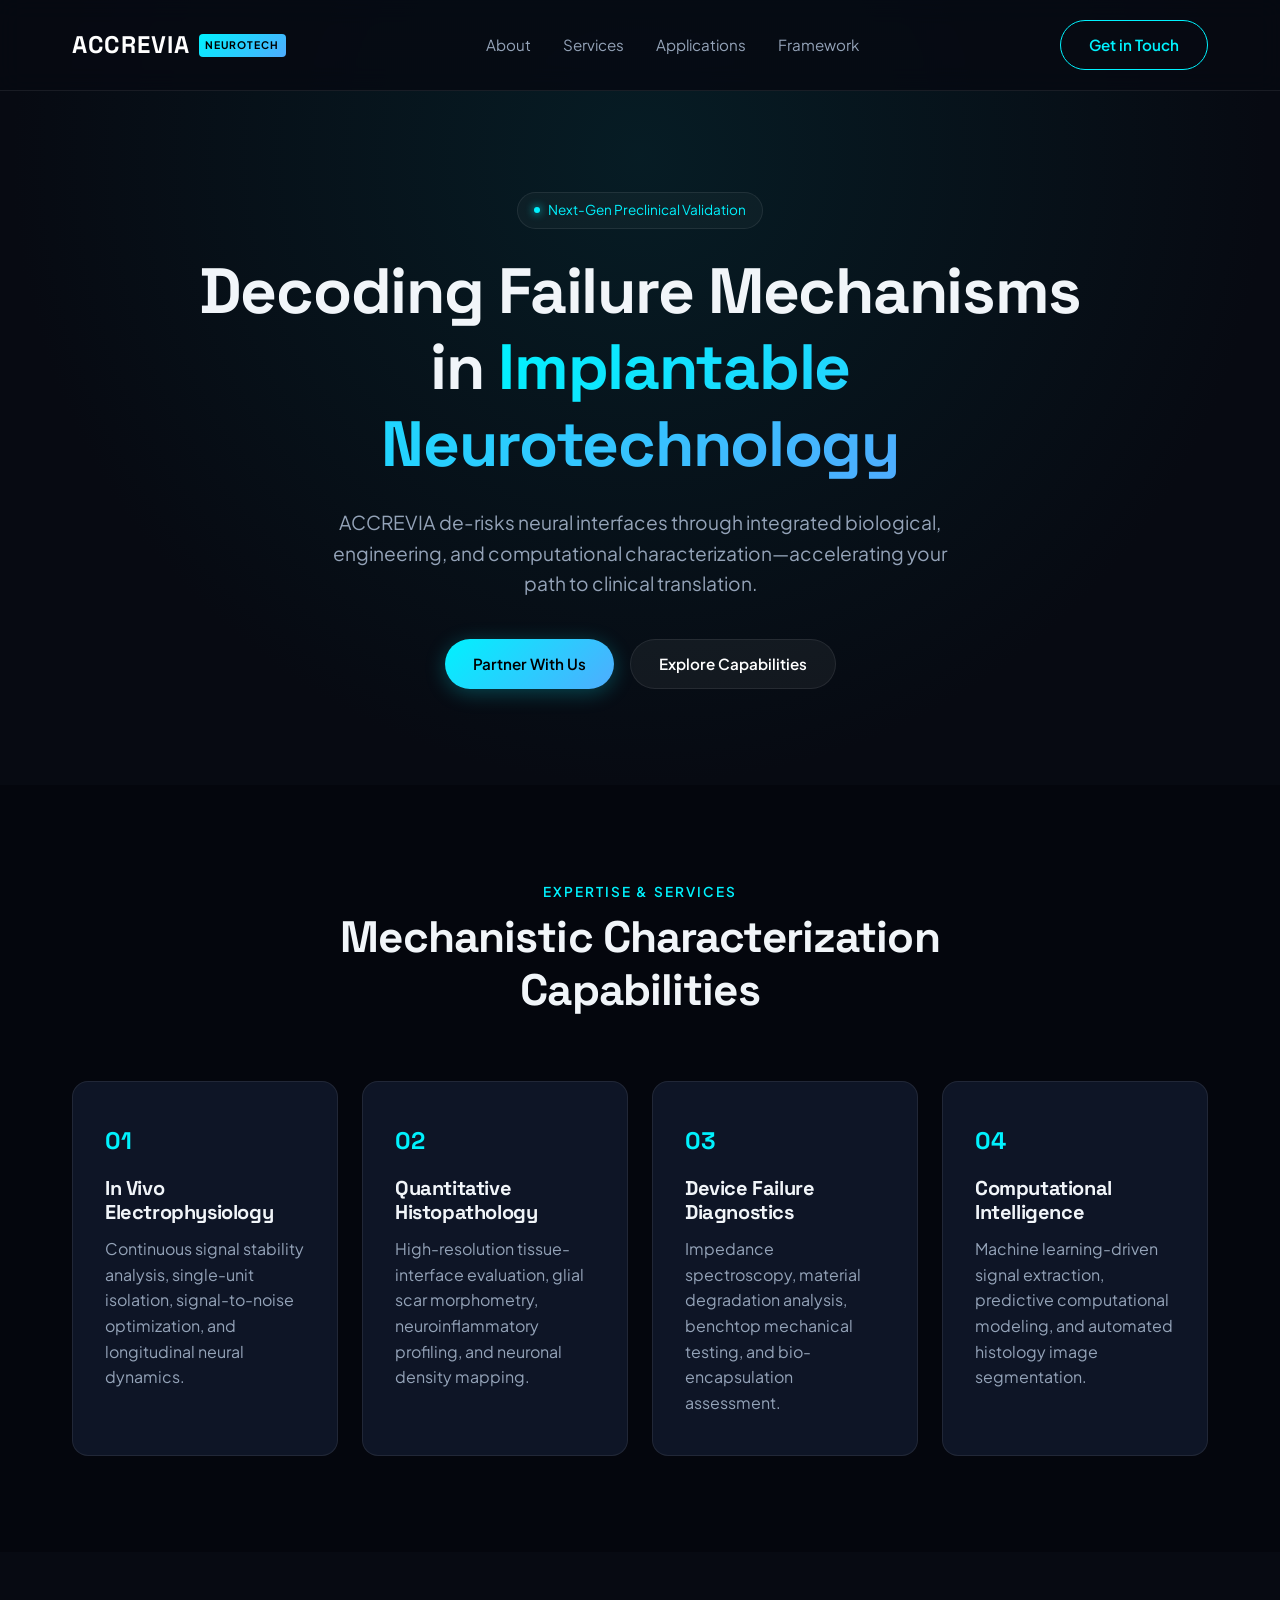
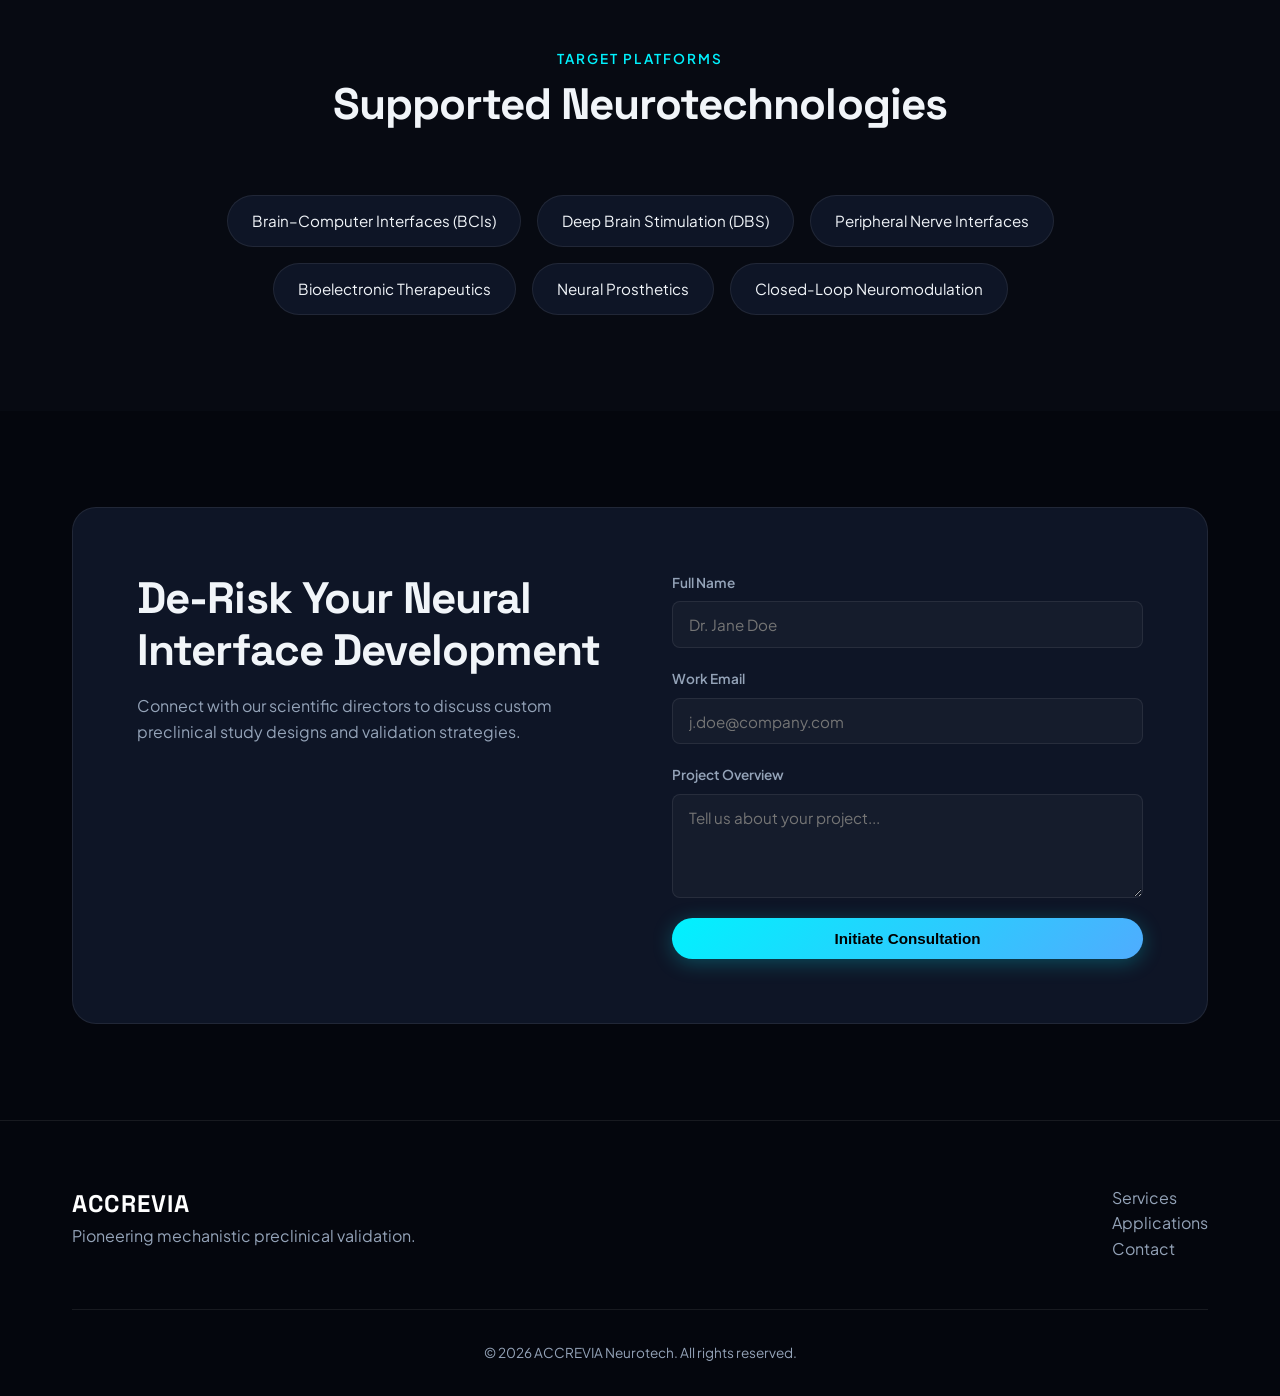
<file: index.html>
<!DOCTYPE html>
<html lang="en" class="scroll-smooth">

<head>
    <meta charset="UTF-8">
    <meta name="viewport" content="width=device-width, initial-scale=1.0">
    <title>ACCREVIA Neurotech | Mechanistic Preclinical Validation</title>
    <meta name="description" content="ACCREVIA Neurotech provides mechanistic preclinical validation, translational electrophysiology, and histopathology services.">

    <link rel="preconnect" href="https://fonts.googleapis.com">
    <link rel="preconnect" href="https://fonts.gstatic.com" crossorigin>
    <link href="https://fonts.googleapis.com/css2?family=Plus+Jakarta+Sans:wght@300;400;500;600;700&family=Space+Grotesk:wght@500;700&display=swap" rel="stylesheet">

    <style>
        :root {
            --bg-dark: #070a12;
            --bg-card: #0e1526;
            --bg-card-hover: #152038;
            --accent-cyan: #00f2fe;
            --accent-blue: #4facfe;
            --text-primary: #f1f5f9;
            --text-muted: #94a3b8;
            --border-color: rgba(255, 255, 255, 0.08);
            --border-glow: rgba(0, 242, 254, 0.3);
            --font-heading: 'Space Grotesk', sans-serif;
            --font-body: 'Plus Jakarta Sans', sans-serif;
            --transition-fast: 0.2s ease;
            --transition-smooth: 0.3s cubic-bezier(0.4, 0, 0.2, 1);
        }

        *, *::before, *::after {
            box-sizing: border-box;
            margin: 0;
            padding: 0;
        }

        html {
            scroll-behavior: smooth;
        }

        body {
            background-color: var(--bg-dark);
            color: var(--text-primary);
            font-family: var(--font-body);
            line-height: 1.6;
            overflow-x: hidden;
            -webkit-font-smoothing: antialiased;
        }

        h1, h2, h3, h4, h5 {
            font-family: var(--font-heading);
            letter-spacing: -0.02em;
            line-height: 1.2;
        }

        h2 {
            font-size: clamp(2rem, 4vw, 2.75rem);
            margin-bottom: 1rem;
        }

        p {
            color: var(--text-muted);
        }

        .text-gradient {
            background: linear-gradient(135deg, var(--accent-cyan), var(--accent-blue));
            -webkit-background-clip: text;
            -webkit-text-fill-color: transparent;
        }

        .container {
            max-width: 1200px;
            margin: 0 auto;
            padding: 0 2rem;
        }

        /* Header Navigation */
        .site-header {
            position: fixed;
            top: 0;
            left: 0;
            width: 100%;
            z-index: 1000;
            background: rgba(7, 10, 18, 0.85);
            backdrop-filter: blur(12px);
            border-bottom: 1px solid var(--border-color);
        }

        .header-container {
            max-width: 1200px;
            margin: 0 auto;
            padding: 1.25rem 2rem;
            display: flex;
            justify-content: space-between;
            align-items: center;
        }

        .brand-logo {
            display: flex;
            align-items: center;
            gap: 0.5rem;
            text-decoration: none;
        }

        .logo-text {
            font-family: var(--font-heading);
            font-weight: 700;
            font-size: 1.5rem;
            color: #fff;
            letter-spacing: 0.05em;
        }

        .logo-tag {
            font-size: 0.65rem;
            background: linear-gradient(135deg, var(--accent-cyan), var(--accent-blue));
            color: #000;
            padding: 0.2rem 0.4rem;
            border-radius: 4px;
            font-weight: 700;
            letter-spacing: 0.1em;
        }

        .nav-list {
            display: flex;
            list-style: none;
            gap: 2rem;
        }

        .nav-link {
            color: var(--text-muted);
            text-decoration: none;
            font-size: 0.95rem;
            transition: var(--transition-fast);
        }

        .nav-link:hover {
            color: var(--accent-cyan);
        }

        .mobile-nav-toggle {
            display: none;
        }

        /* Buttons */
        .btn {
            display: inline-flex;
            align-items: center;
            justify-content: center;
            padding: 0.75rem 1.75rem;
            border-radius: 50px;
            font-weight: 600;
            font-size: 0.95rem;
            text-decoration: none;
            transition: var(--transition-smooth);
            cursor: pointer;
            border: none;
        }

        .btn-primary {
            background: linear-gradient(135deg, var(--accent-cyan), var(--accent-blue));
            color: #000;
            box-shadow: 0 4px 20px rgba(0, 242, 254, 0.25);
        }

        .btn-primary:hover {
            transform: translateY(-2px);
            box-shadow: 0 6px 28px rgba(0, 242, 254, 0.4);
        }

        .btn-secondary {
            background: rgba(255, 255, 255, 0.05);
            color: #fff;
            border: 1px solid var(--border-color);
        }

        .btn-secondary:hover {
            background: rgba(255, 255, 255, 0.1);
            border-color: rgba(255, 255, 255, 0.2);
        }

        .btn-outline {
            border: 1px solid var(--accent-cyan);
            color: var(--accent-cyan);
            background: transparent;
        }

        .btn-outline:hover {
            background: rgba(0, 242, 254, 0.1);
        }

        /* Hero Section */
        .hero-section {
            position: relative;
            padding: 12rem 0 6rem 0;
            background: radial-gradient(circle at 50% 20%, rgba(0, 242, 254, 0.08) 0%, rgba(7, 10, 18, 1) 70%);
            text-align: center;
        }

        .badge-pill {
            display: inline-flex;
            align-items: center;
            gap: 0.5rem;
            padding: 0.4rem 1rem;
            border-radius: 50px;
            background: rgba(255, 255, 255, 0.03);
            border: 1px solid var(--border-color);
            font-size: 0.85rem;
            color: var(--accent-cyan);
            margin-bottom: 1.5rem;
        }

        .badge-dot {
            width: 6px;
            height: 6px;
            background-color: var(--accent-cyan);
            border-radius: 50%;
            box-shadow: 0 0 8px var(--accent-cyan);
        }

        .hero-title {
            font-size: clamp(2.5rem, 5vw, 4.25rem);
            max-width: 900px;
            margin: 0 auto 1.5rem auto;
        }

        .hero-description {
            font-size: 1.2rem;
            max-width: 650px;
            margin: 0 auto 2.5rem auto;
        }

        .hero-actions {
            display: flex;
            gap: 1rem;
            justify-content: center;
        }

        /* Section Layouts */
        .section {
            padding: 6rem 0;
        }

        .dark-bg {
            background-color: #04060d;
        }

        .section-eyebrow {
            display: block;
            font-size: 0.85rem;
            text-transform: uppercase;
            letter-spacing: 0.15em;
            color: var(--accent-cyan);
            margin-bottom: 0.5rem;
            font-weight: 600;
        }

        .section-header.text-center {
            text-align: center;
            max-width: 650px;
            margin: 0 auto 4rem auto;
        }

        .card-grid {
            display: grid;
            grid-template-columns: repeat(auto-fit, minmax(260px, 1fr));
            gap: 1.5rem;
        }

        .service-card {
            background: var(--bg-card);
            border: 1px solid var(--border-color);
            padding: 2.5rem 2rem;
            border-radius: 16px;
            transition: var(--transition-smooth);
        }

        .service-card:hover {
            background: var(--bg-card-hover);
            border-color: var(--border-glow);
            transform: translateY(-4px);
        }

        .card-icon {
            font-family: var(--font-heading);
            font-size: 1.5rem;
            font-weight: 700;
            color: var(--accent-cyan);
            margin-bottom: 1rem;
        }

        .service-card h3 {
            margin-bottom: 0.75rem;
            font-size: 1.25rem;
        }

        /* Tech Chips */
        .tech-grid {
            display: flex;
            flex-wrap: wrap;
            gap: 1rem;
            justify-content: center;
            max-width: 900px;
            margin: 0 auto;
        }

        .tech-chip {
            padding: 0.8rem 1.5rem;
            background: var(--bg-card);
            border: 1px solid var(--border-color);
            border-radius: 50px;
            font-size: 0.95rem;
            color: var(--text-primary);
            transition: var(--transition-fast);
        }

        .tech-chip:hover {
            border-color: var(--accent-cyan);
            color: var(--accent-cyan);
            box-shadow: 0 0 15px rgba(0, 242, 254, 0.15);
        }

        /* Timeline */
        .timeline {
            display: grid;
            grid-template-columns: repeat(auto-fit, minmax(200px, 1fr));
            gap: 1.5rem;
        }

        .timeline-step {
            padding: 2rem;
            background: var(--bg-card);
            border-radius: 12px;
            border-top: 2px solid var(--accent-cyan);
        }

        .step-num {
            font-family: var(--font-heading);
            font-size: 0.85rem;
            font-weight: 700;
            color: var(--accent-cyan);
            margin-bottom: 0.5rem;
            display: block;
        }

        /* Contact Section */
        .contact-wrapper {
            display: grid;
            grid-template-columns: 1fr 1fr;
            gap: 4rem;
            background: var(--bg-card);
            padding: 4rem;
            border-radius: 24px;
            border: 1px solid var(--border-color);
        }

        .contact-form {
            display: flex;
            flex-direction: column;
            gap: 1.25rem;
        }

        .form-group {
            display: flex;
            flex-direction: column;
            gap: 0.5rem;
        }

        .form-group label {
            font-size: 0.85rem;
            font-weight: 600;
            color: var(--text-muted);
        }

        .form-group input,
        .form-group textarea {
            background: rgba(255, 255, 255, 0.03);
            border: 1px solid var(--border-color);
            padding: 0.8rem 1rem;
            border-radius: 8px;
            color: #fff;
            font-family: var(--font-body);
            font-size: 0.95rem;
        }

        .form-group input:focus,
        .form-group textarea:focus {
            outline: none;
            border-color: var(--accent-cyan);
            box-shadow: 0 0 10px rgba(0, 242, 254, 0.2);
        }

        /* Footer */
        .site-footer {
            border-top: 1px solid var(--border-color);
            padding: 4rem 0 2rem 0;
            background: #04060d;
        }

        .footer-top {
            display: flex;
            justify-content: space-between;
            margin-bottom: 3rem;
            flex-wrap: wrap;
            gap: 2rem;
        }

        .footer-links {
            display: flex;
            gap: 4rem;
        }

        .link-column ul {
            list-style: none;
        }

        .link-column a {
            color: var(--text-muted);
            text-decoration: none;
        }

        .footer-bottom {
            text-align: center;
            border-top: 1px solid var(--border-color);
            padding-top: 2rem;
            font-size: 0.85rem;
        }

        @media (max-width: 900px) {
            .nav-list, .header-cta {
                display: none;
            }
            .contact-wrapper {
                grid-template-columns: 1fr;
                padding: 2rem;
            }
            .hero-actions {
                flex-direction: column;
            }
        }
    </style>
</head>

<body>

    <header class="site-header">
        <div class="header-container">
            <a href="#" class="brand-logo">
                <span class="logo-text">ACCREVIA</span>
                <span class="logo-tag">NEUROTECH</span>
            </a>

            <nav class="nav-menu">
                <ul class="nav-list">
                    <li><a href="#about" class="nav-link">About</a></li>
                    <li><a href="#services" class="nav-link">Services</a></li>
                    <li><a href="#technology" class="nav-link">Applications</a></li>
                    <li><a href="#framework" class="nav-link">Framework</a></li>
                </ul>
            </nav>

            <div class="header-cta">
                <a href="#contact" class="btn btn-outline">Get in Touch</a>
            </div>
        </div>
    </header>

    <main>
        <section class="hero-section">
            <div class="container hero-content">
                <div class="badge-pill">
                    <span class="badge-dot"></span> Next-Gen Preclinical Validation
                </div>
                <h1 class="hero-title">
                    Decoding Failure Mechanisms in <span class="text-gradient">Implantable Neurotechnology</span>
                </h1>
                <p class="hero-description">
                    ACCREVIA de-risks neural interfaces through integrated biological, engineering, and computational characterization—accelerating your path to clinical translation.
                </p>
                <div class="hero-actions">
                    <a href="#contact" class="btn btn-primary">Partner With Us</a>
                    <a href="#services" class="btn btn-secondary">Explore Capabilities</a>
                </div>
            </div>
        </section>

        <section id="services" class="section dark-bg">
            <div class="container">
                <div class="section-header text-center">
                    <span class="section-eyebrow">Expertise & Services</span>
                    <h2>Mechanistic Characterization Capabilities</h2>
                </div>

                <div class="card-grid">
                    <article class="service-card">
                        <div class="card-icon">01</div>
                        <h3>In Vivo Electrophysiology</h3>
                        <p>Continuous signal stability analysis, single-unit isolation, signal-to-noise optimization, and longitudinal neural dynamics.</p>
                    </article>

                    <article class="service-card">
                        <div class="card-icon">02</div>
                        <h3>Quantitative Histopathology</h3>
                        <p>High-resolution tissue-interface evaluation, glial scar morphometry, neuroinflammatory profiling, and neuronal density mapping.</p>
                    </article>

                    <article class="service-card">
                        <div class="card-icon">03</div>
                        <h3>Device Failure Diagnostics</h3>
                        <p>Impedance spectroscopy, material degradation analysis, benchtop mechanical testing, and bio-encapsulation assessment.</p>
                    </article>

                    <article class="service-card">
                        <div class="card-icon">04</div>
                        <h3>Computational Intelligence</h3>
                        <p>Machine learning-driven signal extraction, predictive computational modeling, and automated histology image segmentation.</p>
                    </article>
                </div>
            </div>
        </section>

        <section id="technology" class="section">
            <div class="container">
                <div class="section-header text-center">
                    <span class="section-eyebrow">Target Platforms</span>
                    <h2>Supported Neurotechnologies</h2>
                </div>

                <div class="tech-grid">
                    <div class="tech-chip">Brain–Computer Interfaces (BCIs)</div>
                    <div class="tech-chip">Deep Brain Stimulation (DBS)</div>
                    <div class="tech-chip">Peripheral Nerve Interfaces</div>
                    <div class="tech-chip">Bioelectronic Therapeutics</div>
                    <div class="tech-chip">Neural Prosthetics</div>
                    <div class="tech-chip">Closed-Loop Neuromodulation</div>
                </div>
            </div>
        </section>

        <section id="contact" class="section dark-bg">
            <div class="container">
                <div class="contact-wrapper">
                    <div class="contact-info">
                        <h2>De-Risk Your Neural Interface Development</h2>
                        <p>Connect with our scientific directors to discuss custom preclinical study designs and validation strategies.</p>
                    </div>

                    <form class="contact-form" onsubmit="event.preventDefault();">
                        <div class="form-group">
                            <label for="name">Full Name</label>
                            <input type="text" id="name" placeholder="Dr. Jane Doe">
                        </div>
                        <div class="form-group">
                            <label for="email">Work Email</label>
                            <input type="email" id="email" placeholder="j.doe@company.com">
                        </div>
                        <div class="form-group">
                            <label for="message">Project Overview</label>
                            <textarea id="message" rows="4" placeholder="Tell us about your project..."></textarea>
                        </div>
                        <button type="submit" class="btn btn-primary">Initiate Consultation</button>
                    </form>
                </div>
            </div>
        </section>
    </main>

    <footer class="site-footer">
        <div class="container">
            <div class="footer-top">
                <div>
                    <span class="logo-text">ACCREVIA</span>
                    <p>Pioneering mechanistic preclinical validation.</p>
                </div>
                <div class="footer-links">
                    <div class="link-column">
                        <ul>
                            <li><a href="#services">Services</a></li>
                            <li><a href="#technology">Applications</a></li>
                            <li><a href="#contact">Contact</a></li>
                        </ul>
                    </div>
                </div>
            </div>
            <div class="footer-bottom">
                <p>&copy; 2026 ACCREVIA Neurotech. All rights reserved.</p>
            </div>
        </div>
    </footer>

</body>
</html>
</file>
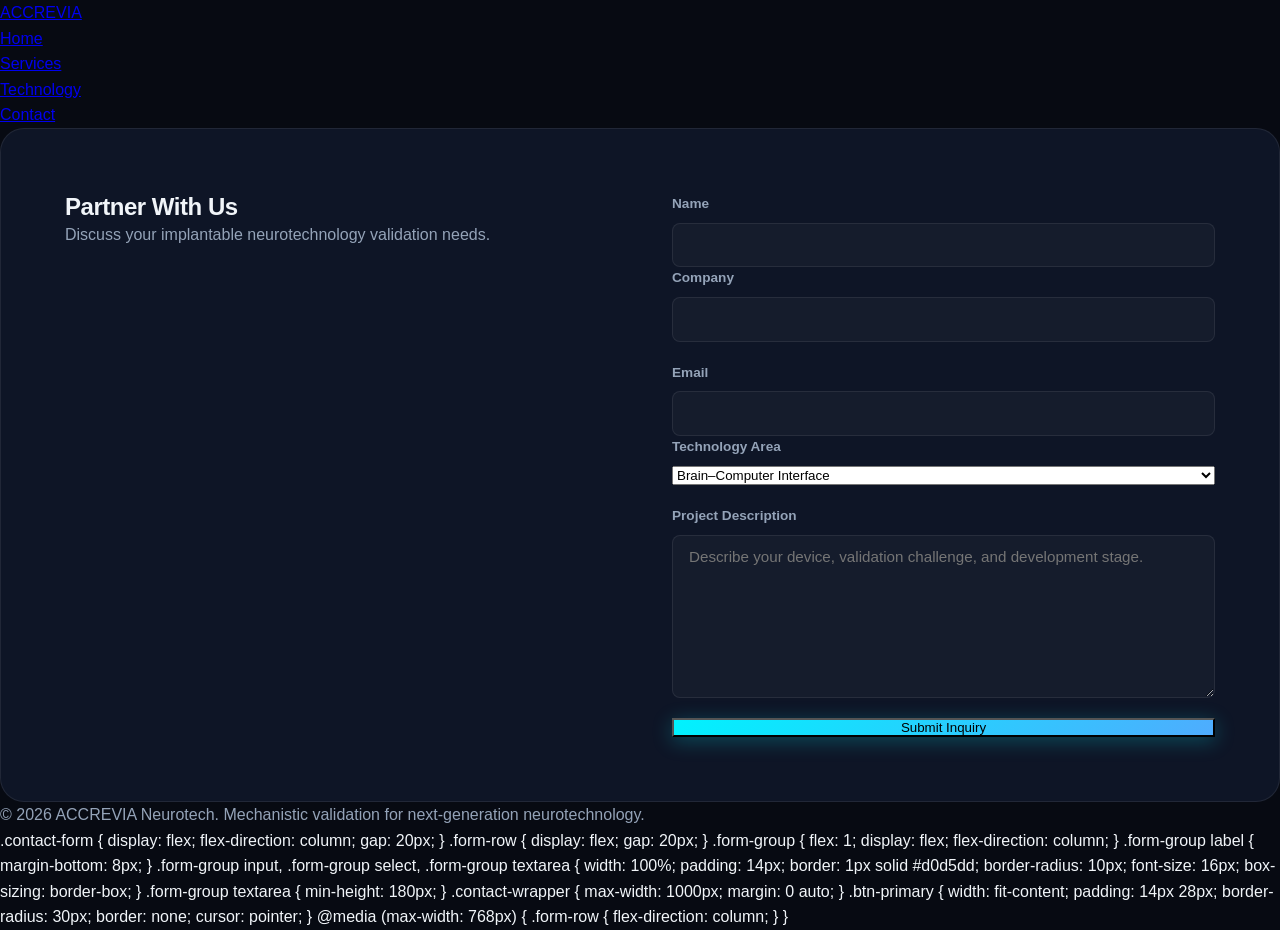
<file: contact.html>
<!DOCTYPE html>
<html lang="en">

<head>

<meta charset="UTF-8">
<meta name="viewport" content="width=device-width, initial-scale=1.0">

<title>Contact | ACCREVIA Neurotech</title>

<meta name="description"
content="Contact ACCREVIA Neurotech for mechanistic preclinical validation of implantable neurotechnology devices.">

<link rel="stylesheet" href="style.css">

</head>

<body>

<header>

<nav class="navbar">

<a href="index.html" class="logo">
ACCREVIA
</a>

<ul class="nav-links">

<li><a href="index.html">Home</a></li>
<li><a href="index.html#services">Services</a></li>
<li><a href="index.html#technology">Technology</a></li>
<li><a href="contact.html">Contact</a></li>

</ul>

</nav>

</header>


<section class="contact-section">

<div class="contact-wrapper">

<div class="contact-header">

<h1>
Partner With Us
</h1>

<p>
Discuss your implantable neurotechnology validation needs.
</p>

</div>

<form
class="contact-form"
action="https://formspree.io/f/mnjerbww"
method="POST">

<div class="form-row">

<div class="form-group">

<label>Name</label>

<input
type="text"
name="name"
required>

</div>

<div class="form-group">

<label>Company</label>

<input
type="text"
name="company">

</div>

</div>


<div class="form-row">

<div class="form-group">

<label>Email</label>

<input
type="email"
name="email"
required>

</div>

<div class="form-group">

<label>Technology Area</label>

<select name="technology">

<option>Brain–Computer Interface</option>

<option>Peripheral Nerve Interface</option>

<option>Deep Brain Stimulation</option>

<option>Bioelectronic Medicine</option>

<option>Neural Prosthetics</option>

<option>Other</option>

</select>

</div>

</div>


<div class="form-group">

<label>Project Description</label>

<textarea
name="message"
rows="8"
placeholder="Describe your device, validation challenge, and development stage."
required></textarea>

</div>


<button
type="submit"
class="btn-primary">

Submit Inquiry

</button>

</form>

</div>

</section>


<footer>

<div class="footer-container">

<p>
© 2026 ACCREVIA Neurotech. Mechanistic validation for next-generation neurotechnology.
</p>

</div>

</footer>

</body>

</html>

.contact-form {
    display: flex;
    flex-direction: column;
    gap: 20px;
}

.form-row {
    display: flex;
    gap: 20px;
}

.form-group {
    flex: 1;
    display: flex;
    flex-direction: column;
}

.form-group label {
    margin-bottom: 8px;
}

.form-group input,
.form-group select,
.form-group textarea {
    width: 100%;
    padding: 14px;
    border: 1px solid #d0d5dd;
    border-radius: 10px;
    font-size: 16px;
    box-sizing: border-box;
}

.form-group textarea {
    min-height: 180px;
}

.contact-wrapper {
    max-width: 1000px;
    margin: 0 auto;
}

.btn-primary {
    width: fit-content;
    padding: 14px 28px;
    border-radius: 30px;
    border: none;
    cursor: pointer;
}

@media (max-width: 768px) {
    .form-row {
        flex-direction: column;
    }
}
</file>
<file: style.css>
/* ==========================================================================
   ACCREVIA Neurotech - Global Design System
   ========================================================================== */

:root {
    /* Color Palette */
    --bg-dark: #070a12;
    --bg-card: #0e1526;
    --bg-card-hover: #152038;
    --accent-cyan: #00f2fe;
    --accent-blue: #4facfe;
    --accent-purple: #7f53ac;
    --text-primary: #f1f5f9;
    --text-muted: #94a3b8;
    --border-color: rgba(255, 255, 255, 0.08);
    --border-glow: rgba(0, 242, 254, 0.3);

    /* Fonts */
    --font-heading: 'Space Grotesk', sans-serif;
    --font-body: 'Plus Jakarta Sans', sans-serif;

    /* Transitions */
    --transition-fast: 0.2s ease;
    --transition-smooth: 0.3s cubic-bezier(0.4, 0, 0.2, 1);
}

/* Base Reset */
*, *::before, *::after {
    box-sizing: border-box;
    margin: 0;
    padding: 0;
}

html {
    scroll-behavior: smooth;
    font-size: 16px;
}

body {
    background-color: var(--bg-dark);
    color: var(--text-primary);
    font-family: var(--font-body);
    line-height: 1.6;
    overflow-x: hidden;
    -webkit-font-smoothing: antialiased;
}

/* Typography */
h1, h2, h3, h4, h5 {
    font-family: var(--font-heading);
    letter-spacing: -0.02em;
    line-height: 1.2;
}

h2 {
    font-size: clamp(2rem, 4vw, 2.75rem);
    margin-bottom: 1rem;
}

p {
    color: var(--text-muted);
}

.text-gradient {
    background: linear-gradient(135deg, var(--accent-cyan), var(--accent-blue));
    -webkit-background-clip: text;
    -webkit-text-fill-color: transparent;
}

.container {
    max-width: 1200px;
    margin: 0 auto;
    padding: 0 2rem;
}

/* ==========================================================================
   Header & Navigation
   ========================================================================== */

.site-header {
    position: fixed;
    top: 0;
    left: 0;
    width: 100%;
    z-index: 1000;
    background: rgba(7, 10, 18, 0.85);
    backdrop-filter: blur(12px);
    border-bottom: 1px solid var(--border-color);
}

.header-container {
    max-width: 1200px;
    margin: 0 auto;
    padding: 1.25rem 2rem;
    display: flex;
    justify-content: space-between;
    align-items: center;
}

.brand-logo {
    display: flex;
    align-items: center;
    gap: 0.5rem;
    text-decoration: none;
}

.logo-text {
    font-family: var(--font-heading);
    font-weight: 700;
    font-size: 1.5rem;
    color: #fff;
    letter-spacing: 0.05em;
}

.logo-tag {
    font-size: 0.65rem;
    background: linear-gradient(135deg, var(--accent-cyan), var(--accent-blue));
    color: #000;
    padding: 0.2rem 0.4rem;
    border-radius: 4px;
    font-weight: 700;
    letter-spacing: 0.1em;
}

.nav-list {
    display: flex;
    list-style: none;
    gap: 2rem;
}

.nav-link {
    color: var(--text-muted);
    text-decoration: none;
    font-size: 0.95rem;
    transition: var(--transition-fast);
}

.nav-link:hover {
    color: var(--accent-cyan);
}

.mobile-nav-toggle {
    display: none;
}

/* Buttons */
.btn {
    display: inline-flex;
    align-items: center;
    justify-content: center;
    padding: 0.75rem 1.75rem;
    border-radius: 50px;
    font-weight: 600;
    font-size: 0.95rem;
    text-decoration: none;
    transition: var(--transition-smooth);
    cursor: pointer;
    border: none;
}

.btn-primary {
    background: linear-gradient(135deg, var(--accent-cyan), var(--accent-blue));
    color: #000;
    box-shadow: 0 4px 20px rgba(0, 242, 254, 0.25);
}

.btn-primary:hover {
    transform: translateY(-2px);
    box-shadow: 0 6px 28px rgba(0, 242, 254, 0.4);
}

.btn-secondary {
    background: rgba(255, 255, 255, 0.05);
    color: #fff;
    border: 1px solid var(--border-color);
}

.btn-secondary:hover {
    background: rgba(255, 255, 255, 0.1);
    border-color: rgba(255, 255, 255, 0.2);
}

.btn-outline {
    border: 1px solid var(--accent-cyan);
    color: var(--accent-cyan);
    background: transparent;
}

.btn-outline:hover {
    background: rgba(0, 242, 254, 0.1);
}

/* ==========================================================================
   Hero Section
   ========================================================================== */

.hero-section {
    position: relative;
    padding: 12rem 0 6rem 0;
    background: radial-gradient(circle at 50% 20%, rgba(0, 242, 254, 0.08) 0%, rgba(7, 10, 18, 1) 70%);
    text-align: center;
}

.badge-pill {
    display: inline-flex;
    align-items: center;
    gap: 0.5rem;
    padding: 0.4rem 1rem;
    border-radius: 50px;
    background: rgba(255, 255, 255, 0.03);
    border: 1px solid var(--border-color);
    font-size: 0.85rem;
    color: var(--accent-cyan);
    margin-bottom: 1.5rem;
}

.badge-dot {
    width: 6px;
    height: 6px;
    background-color: var(--accent-cyan);
    border-radius: 50%;
    box-shadow: 0 0 8px var(--accent-cyan);
}

.hero-title {
    font-size: clamp(2.5rem, 5vw, 4.25rem);
    max-width: 900px;
    margin: 0 auto 1.5rem auto;
}

.hero-description {
    font-size: 1.2rem;
    max-width: 650px;
    margin: 0 auto 2.5rem auto;
}

.hero-actions {
    display: flex;
    gap: 1rem;
    justify-content: center;
}

/* ==========================================================================
   General Sections & Cards
   ========================================================================== */

.section {
    padding: 6rem 0;
}

.dark-bg {
    background-color: #04060d;
}

.section-eyebrow {
    display: block;
    font-size: 0.85rem;
    text-transform: uppercase;
    letter-spacing: 0.15em;
    color: var(--accent-cyan);
    margin-bottom: 0.5rem;
    font-weight: 600;
}

.section-header.text-center {
    text-align: center;
    max-width: 650px;
    margin: 0 auto 4rem auto;
}

.card-grid {
    display: grid;
    grid-template-columns: repeat(auto-fit, minmax(260px, 1fr));
    gap: 1.5rem;
}

.service-card {
    background: var(--bg-card);
    border: 1px solid var(--border-color);
    padding: 2.5rem 2rem;
    border-radius: 16px;
    transition: var(--transition-smooth);
}

.service-card:hover {
    background: var(--bg-card-hover);
    border-color: var(--border-glow);
    transform: translateY(-4px);
}

.card-icon {
    font-family: var(--font-heading);
    font-size: 1.5rem;
    font-weight: 700;
    color: var(--accent-cyan);
    margin-bottom: 1rem;
}

.service-card h3 {
    margin-bottom: 0.75rem;
    font-size: 1.25rem;
}

/* Tech Chips */
.tech-grid {
    display: flex;
    flex-wrap: wrap;
    gap: 1rem;
    justify-content: center;
    max-width: 900px;
    margin: 0 auto;
}

.tech-chip {
    padding: 0.8rem 1.5rem;
    background: var(--bg-card);
    border: 1px solid var(--border-color);
    border-radius: 50px;
    font-size: 0.95rem;
    color: var(--text-primary);
    transition: var(--transition-fast);
}

.tech-chip:hover {
    border-color: var(--accent-cyan);
    color: var(--accent-cyan);
    box-shadow: 0 0 15px rgba(0, 242, 254, 0.15);
}

/* Timeline */
.timeline {
    display: grid;
    grid-template-columns: repeat(auto-fit, minmax(200px, 1fr));
    gap: 1.5rem;
}

.timeline-step {
    position: relative;
    padding: 2rem;
    background: var(--bg-card);
    border-radius: 12px;
    border-top: 2px solid var(--accent-cyan);
}

.step-num {
    font-family: var(--font-heading);
    font-size: 0.85rem;
    font-weight: 700;
    color: var(--accent-cyan);
    margin-bottom: 0.5rem;
    display: block;
}

.timeline-step h4 {
    margin-bottom: 0.5rem;
    font-size: 1.1rem;
}

.timeline-step p {
    font-size: 0.875rem;
}

/* ==========================================================================
   Contact Section & Forms
   ========================================================================== */

.contact-wrapper {
    display: grid;
    grid-template-columns: 1fr 1fr;
    gap: 4rem;
    background: var(--bg-card);
    padding: 4rem;
    border-radius: 24px;
    border: 1px solid var(--border-color);
}

.contact-info h2 {
    font-size: 2.25rem;
}

.contact-details {
    list-style: none;
    margin-top: 2rem;
}

.contact-details li {
    margin-bottom: 0.75rem;
    color: var(--text-muted);
}

.contact-details strong {
    color: #fff;
}

.contact-form {
    display: flex;
    flex-direction: column;
    gap: 1.25rem;
}

.form-group {
    display: flex;
    flex-direction: column;
    gap: 0.5rem;
}

.form-group label {
    font-size: 0.85rem;
    font-weight: 600;
    color: var(--text-muted);
}

.form-group input,
.form-group textarea {
    background: rgba(255, 255, 255, 0.03);
    border: 1px solid var(--border-color);
    padding: 0.8rem 1rem;
    border-radius: 8px;
    color: #fff;
    font-family: var(--font-body);
    font-size: 0.95rem;
    transition: var(--transition-fast);
}

.form-group input:focus,
.form-group textarea:focus {
    outline: none;
    border-color: var(--accent-cyan);
    box-shadow: 0 0 10px rgba(0, 242, 254, 0.2);
}

.full-width {
    width: 100%;
}

/* ==========================================================================
   Footer
   ========================================================================== */

.site-footer {
    border-top: 1px solid var(--border-color);
    padding: 4rem 0 2rem 0;
    background: #04060d;
}

.footer-top {
    display: flex;
    justify-content: space-between;
    margin-bottom: 3rem;
    flex-wrap: wrap;
    gap: 2rem;
}

.footer-brand {
    max-width: 300px;
}

.footer-brand p {
    margin-top: 1rem;
    font-size: 0.9rem;
}

.footer-links {
    display: flex;
    gap: 4rem;
}

.link-column h5 {
    color: #fff;
    margin-bottom: 1rem;
    font-size: 0.95rem;
}

.link-column ul {
    list-style: none;
}

.link-column li {
    margin-bottom: 0.5rem;
}

.link-column a {
    color: var(--text-muted);
    text-decoration: none;
    font-size: 0.9rem;
    transition: var(--transition-fast);
}

.link-column a:hover {
    color: var(--accent-cyan);
}

.footer-bottom {
    text-align: center;
    border-top: 1px solid var(--border-color);
    padding-top: 2rem;
    font-size: 0.85rem;
}

/* ==========================================================================
   Responsive Utilities
   ========================================================================== */

@media (max-width: 900px) {
    .nav-list, .header-cta {
        display: none;
    }
    
    .contact-wrapper {
        grid-template-columns: 1fr;
        padding: 2rem;
    }
    
    .hero-actions {
        flex-direction: column;
    }
}
</file>
